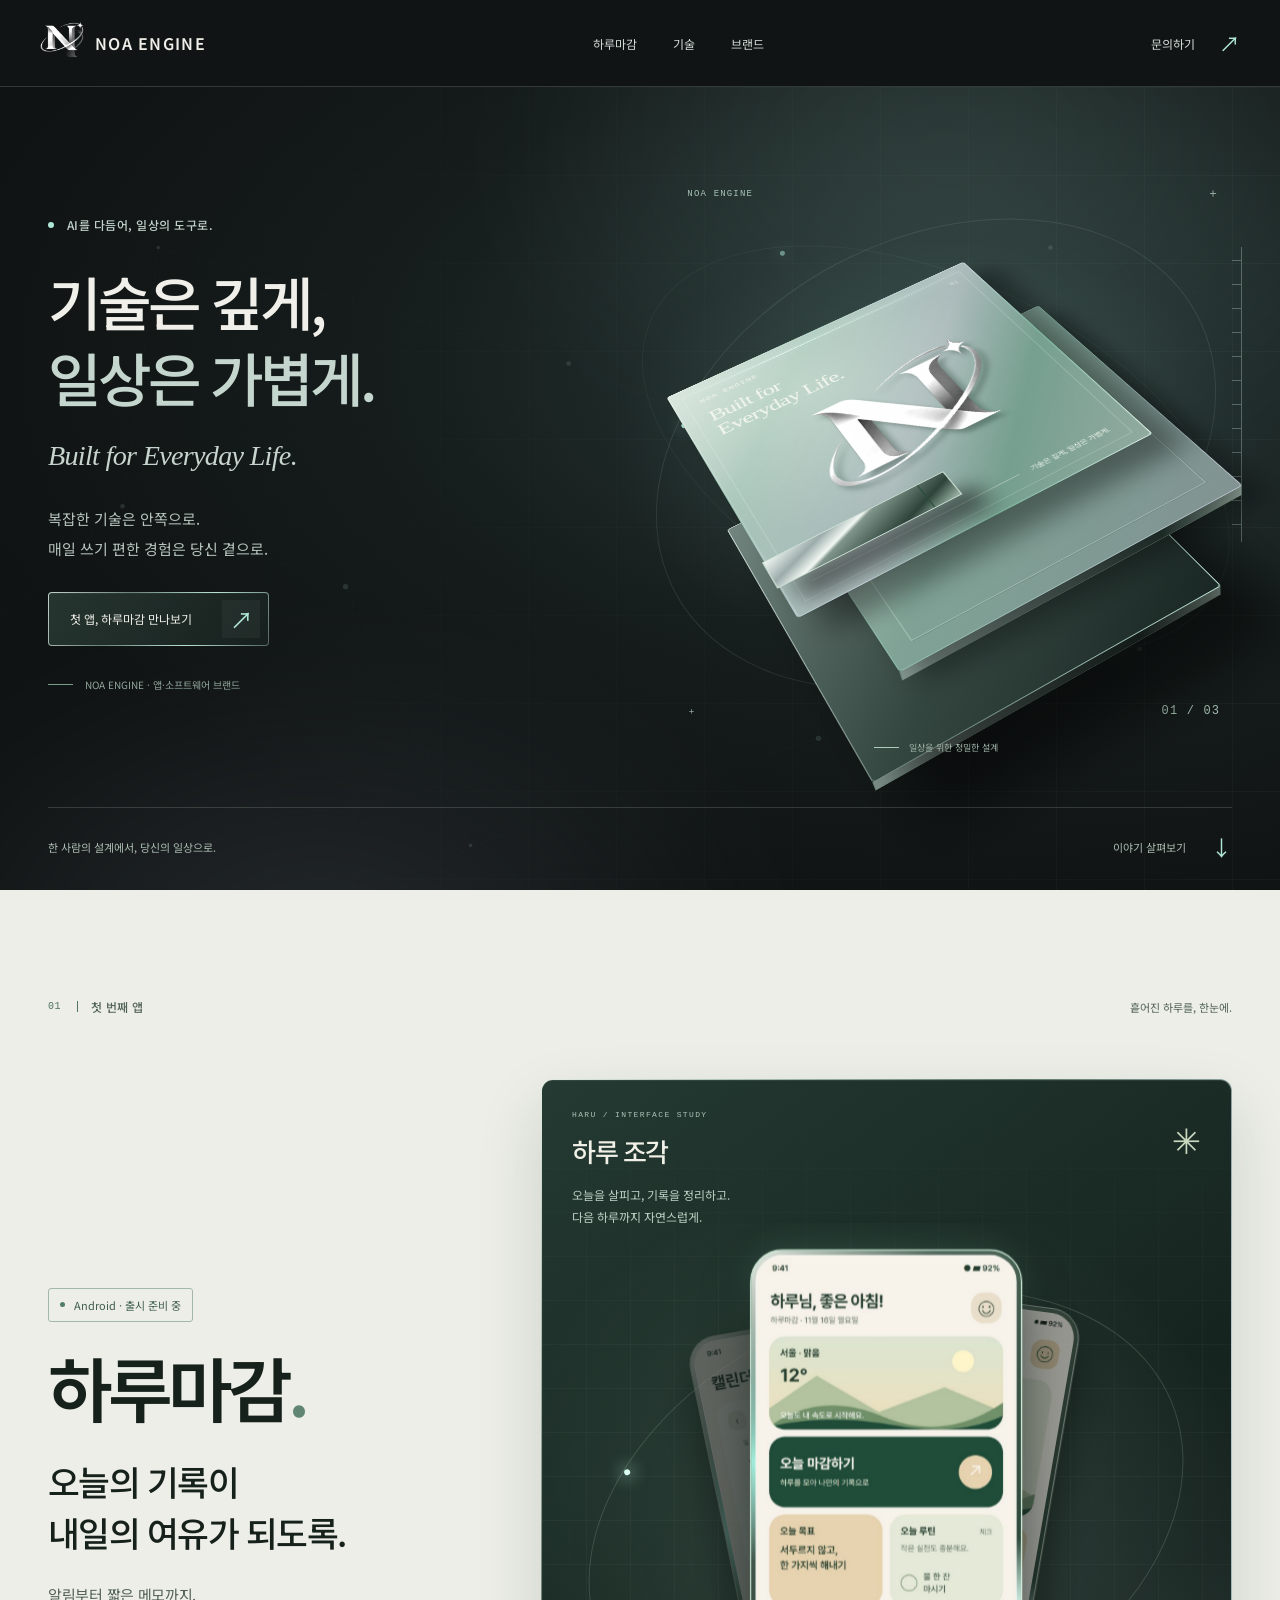
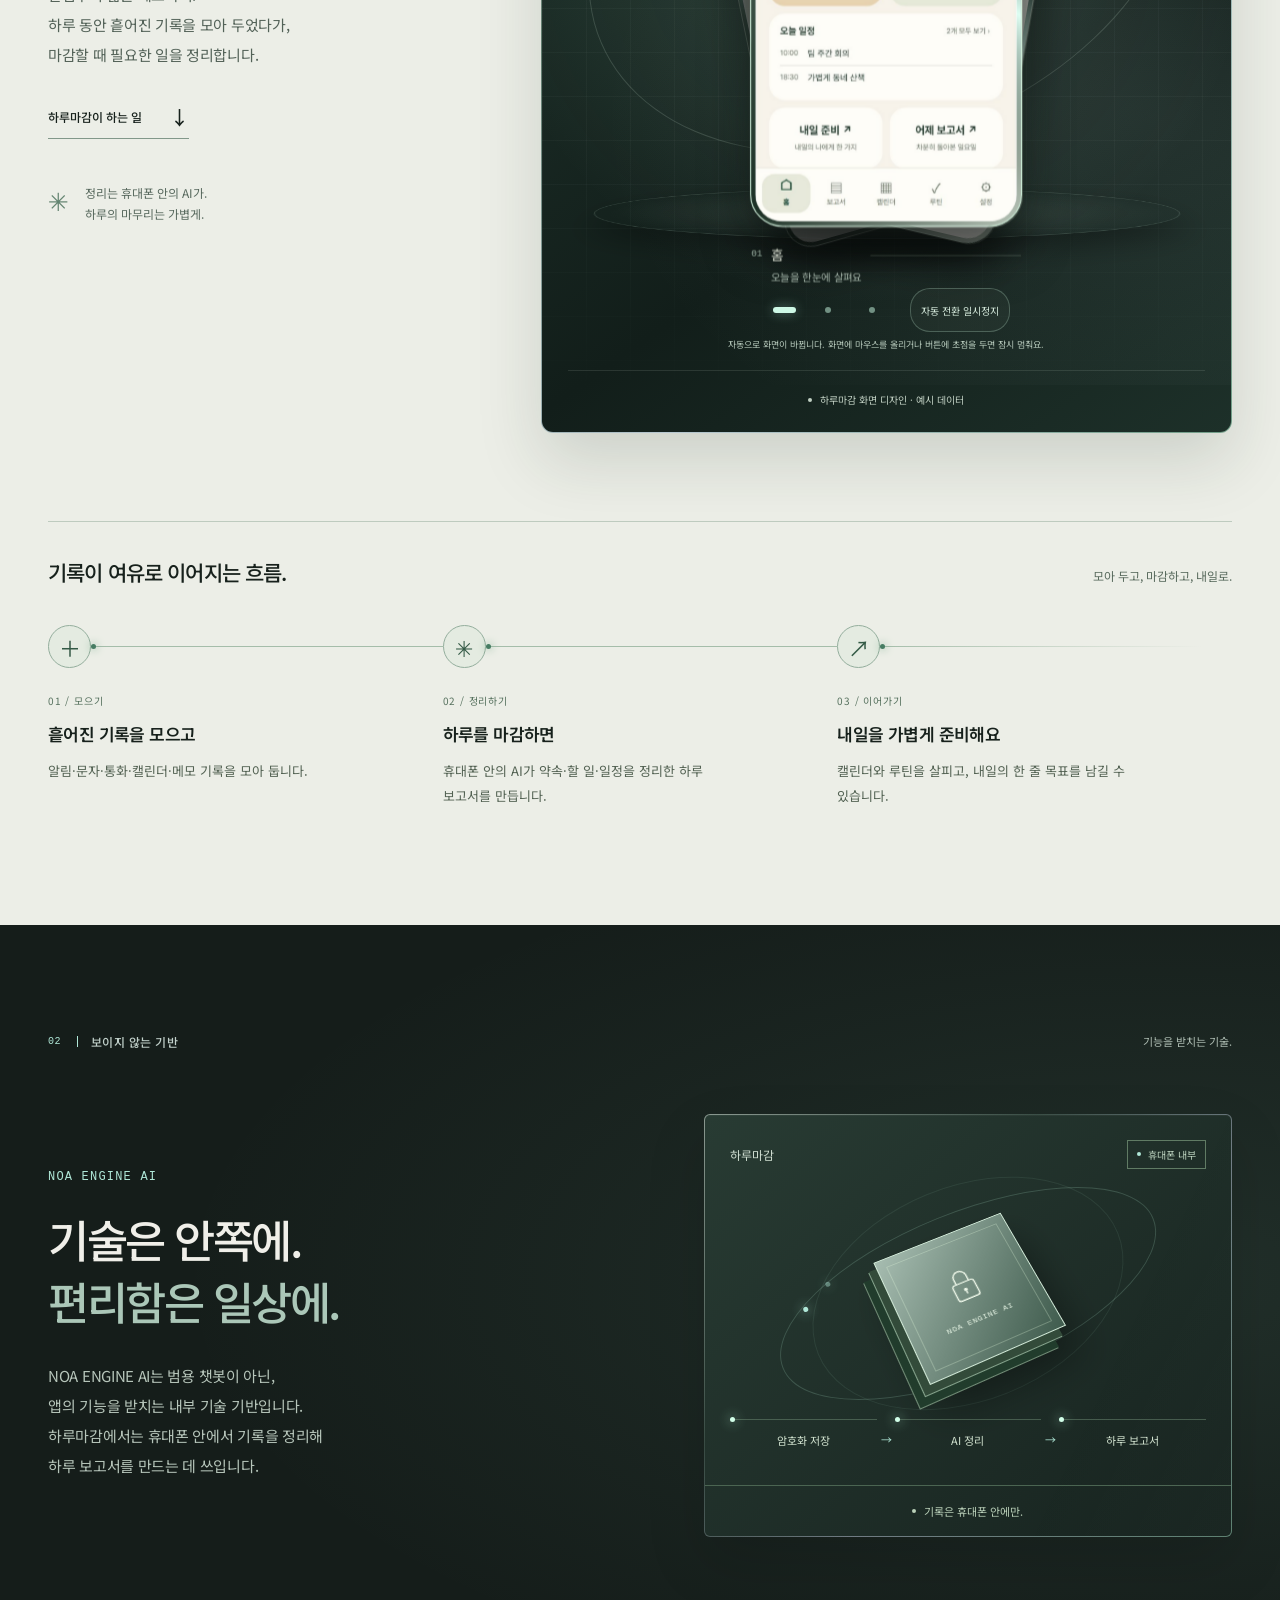
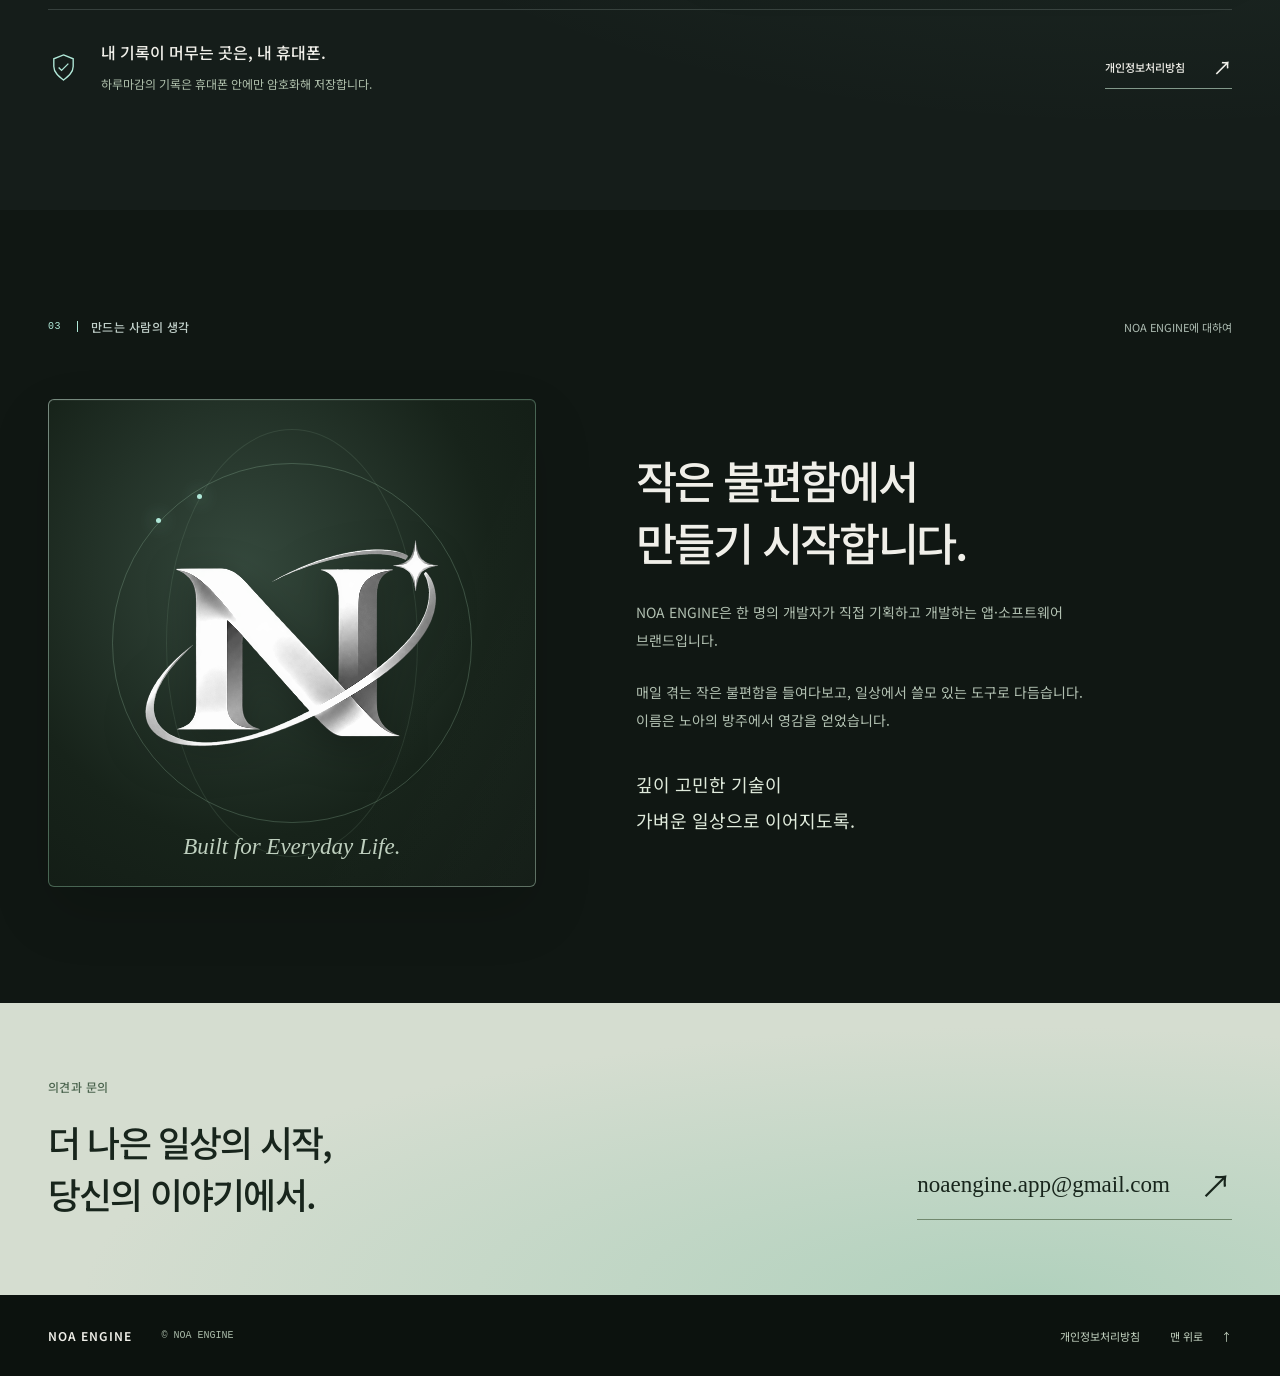
<file: index.html>
<!doctype html>
<html lang="ko">
<head>
  <meta charset="utf-8">
  <meta name="viewport" content="width=device-width, initial-scale=1">
  <meta name="google-site-verification" content="SjDsWeBM890c1Nyw2KzvBsazAwzGMPMWwA5pfyXHjJE" />
  <meta name="google-site-verification" content="1sRLtbHGFo7kNbA8APGg2zzlIh38Q06wsUePaYEYe80" />
  <meta name="google-site-verification" content="-Qw6rzZ0KxPlqR4TyrRL1Y7cE03BPxwsfACUO1LlX2g" />
  <meta name="naver-site-verification" content="ac9e51b49d8496aecd9ed5d0da78b15591a55476" />
  <meta name="theme-color" content="#111413">
  <meta name="description" content="NOA ENGINE(노아엔진)은 1인 개발자가 직접 기획하고 개발하는 앱 브랜드입니다. 첫 앱 '하루마감'은 휴대폰 안 AI가 통화·약속·할 일을 정리해 하루 보고서를 만들어 주는 앱으로, 출시 준비 중입니다.">
  <title>NOA ENGINE(노아엔진) — 하루마감 앱을 만드는 1인 개발 브랜드</title>
  <link rel="canonical" href="https://noaengineapp.github.io/">
  <meta property="og:type" content="website">
  <meta property="og:title" content="NOA ENGINE(노아엔진) — 하루마감 앱을 만드는 1인 개발 브랜드">
  <meta property="og:description" content="NOA ENGINE(노아엔진)은 1인 개발자가 직접 기획하고 개발하는 앱 브랜드입니다. 첫 앱 '하루마감'은 휴대폰 안 AI가 통화·약속·할 일을 정리해 하루 보고서를 만들어 주는 앱으로, 출시 준비 중입니다.">
  <meta property="og:url" content="https://noaengineapp.github.io/">
  <meta property="og:image" content="https://noaengineapp.github.io/assets/og-banner.jpg">
  <meta property="og:image:width" content="1200">
  <meta property="og:image:height" content="675">
  <meta property="og:locale" content="ko_KR">
  <meta name="twitter:card" content="summary_large_image">
  <meta name="twitter:title" content="NOA ENGINE(노아엔진) — 하루마감 앱을 만드는 1인 개발 브랜드">
  <meta name="twitter:description" content="NOA ENGINE(노아엔진)은 1인 개발자가 직접 기획하고 개발하는 앱 브랜드입니다. 첫 앱 '하루마감'은 휴대폰 안 AI가 통화·약속·할 일을 정리해 하루 보고서를 만들어 주는 앱으로, 출시 준비 중입니다.">
  <meta name="twitter:image" content="https://noaengineapp.github.io/assets/og-banner.jpg">
  <link rel="icon" type="image/png" sizes="64x64" href="assets/icon-64.png">
  <link rel="apple-touch-icon" sizes="180x180" href="assets/icon-180.png">
  <link rel="preconnect" href="https://fonts.googleapis.com">
  <link rel="preconnect" href="https://fonts.gstatic.com" crossorigin>
  <link href="https://fonts.googleapis.com/css2?family=Noto+Sans+KR:wght@400;500;600;700&display=swap" rel="stylesheet">
  <link rel="stylesheet" href="style.css">
  <script type="application/ld+json">
  {
    "@context": "https://schema.org",
    "@type": "Organization",
    "name": "NOA ENGINE",
    "alternateName": ["노아엔진", "노아 엔진", "NOAENGINE"],
    "url": "https://noaengineapp.github.io/",
    "email": "noaengine.app@gmail.com",
    "slogan": "Built for Everyday Life."
  }
  </script>
  <script src="main.js" defer></script>
</head>
<body>
  <a class="skip-link" href="#main">본문으로 바로가기</a>
  <header class="site-header">
    <div class="header-inner">
      <a class="wordmark" href="#home" aria-label="NOA ENGINE 처음으로">
        <span class="brand-mark"><img src="assets/logo-mark-600.png" width="44" height="44" alt=""></span>
        <span>NOA ENGINE</span>
      </a>
      <nav class="desktop-nav" aria-label="주요 메뉴">
        <a href="#haru">하루마감</a>
        <a href="#technology">기술</a>
        <a href="#about">브랜드</a>
      </nav>
      <a class="header-contact" href="mailto:noaengine.app@gmail.com">문의하기 <span aria-hidden="true">↗</span></a>
      <details class="mobile-menu">
        <summary>메뉴 <span class="hamburger" aria-hidden="true"><i></i><i></i></span></summary>
        <nav aria-label="모바일 주요 메뉴">
          <a href="#haru">하루마감 <span aria-hidden="true">↗</span></a>
          <a href="#technology">기술 <span aria-hidden="true">↗</span></a>
          <a href="#about">브랜드 <span aria-hidden="true">↗</span></a>
          <a href="mailto:noaengine.app@gmail.com">문의하기 <span aria-hidden="true">↗</span></a>
        </nav>
      </details>
    </div>
  </header>

  <main id="main">
    <section class="hero" id="home" aria-labelledby="hero-title">
      <div class="hero-atmosphere" aria-hidden="true">
        <div class="aurora aurora-one"></div>
        <div class="aurora aurora-two"></div>
        <div class="hero-grid"></div>
        <svg class="network-fallback" viewBox="0 0 1440 900" preserveAspectRatio="xMidYMid slice">
          <g class="network-layer">
            <path d="M-100 690 140 470 390 560 640 310 920 430 1180 180 1540 290M140 470 180 180 640 310 780 40M390 560 530 850 920 730 920 430 1280 630 1540 290M920 730 1280 630 1510 890"/>
            <g>
              <circle cx="140" cy="470" r="2.5"/><circle cx="390" cy="560" r="3"/>
              <circle cx="640" cy="310" r="2.5"/><circle cx="920" cy="430" r="3"/>
              <circle cx="1180" cy="180" r="2.5"/><circle cx="180" cy="180" r="2"/>
              <circle cx="530" cy="850" r="2"/><circle cx="920" cy="730" r="3"/>
              <circle cx="1280" cy="630" r="2.5"/>
            </g>
          </g>
        </svg>
        <canvas id="network-canvas"></canvas>
      </div>

      <div class="hero-stage container">
        <div class="hero-copy">
          <p class="eyebrow"><span class="signal" aria-hidden="true"></span>AI를 다듬어, 일상의 도구로.</p>
          <h1 id="hero-title" aria-label="기술은 깊게, 일상은 가볍게.">
            <span class="title-line" aria-hidden="true"><span style="--i:0">기</span><span style="--i:1">술</span><span style="--i:2">은</span> <span style="--i:3">깊</span><span style="--i:4">게</span><span style="--i:5">,</span></span>
            <span class="title-line title-silver" aria-hidden="true"><span style="--i:6">일</span><span style="--i:7">상</span><span style="--i:8">은</span> <span style="--i:9">가</span><span style="--i:10">볍</span><span style="--i:11">게</span><span style="--i:12">.</span></span>
          </h1>
          <p class="hero-english" lang="en">Built for Everyday Life.</p>
          <p class="hero-description">복잡한 기술은 안쪽으로.<br>매일 쓰기 편한 경험은 당신 곁으로.</p>
          <a class="button-link" href="#haru">첫 앱, 하루마감 만나보기 <span aria-hidden="true">↗</span></a>
          <p class="hero-caption"><span aria-hidden="true"></span>NOA ENGINE · 앱·소프트웨어 브랜드</p>
        </div>

        <div class="hero-art" role="img" aria-label="은빛과 민트빛이 흐르는 유리 금속 판 위에 떠 있는 NOA ENGINE 로고">
          <div class="art-halo" aria-hidden="true"></div>
          <div class="art-orbit" aria-hidden="true"></div>
          <div class="art-orbit orbit-two" aria-hidden="true"></div>
          <div class="hud hud-top" aria-hidden="true"><span>NOA ENGINE</span><span>＋</span></div>
          <div class="hud hud-bottom" aria-hidden="true"><span>＋</span><span>01 / 03</span></div>
          <div class="art-ruler" aria-hidden="true"></div>
          <div class="art-camera">
            <div class="scene-tilt">
              <div class="assembly">
                <div class="plate plate-base">
                  <span class="plate-index">03</span>
                  <span class="base-rule"></span>
                </div>
                <div class="plate plate-middle">
                  <span class="plate-index">02</span>
                  <span class="middle-frame"></span>
                </div>
                <div class="plate plate-top">
                  <span class="plate-hairline"></span>
                  <div class="plate-label">
                    <span>NOA ENGINE</span>
                    <strong lang="en">Built for<br>Everyday Life.</strong>
                  </div>
                  <div class="logo-metal">
                    <img src="assets/logo-mark-600.png" width="300" height="300" alt="" fetchpriority="high">
                    <span class="logo-sheen"></span>
                  </div>
                  <span class="plate-scan"></span>
                  <div class="plate-signature"><span></span>기술은 깊게, 일상은 가볍게.</div>
                  <span class="plate-index">01</span>
                </div>
                <div class="metal-bar"><span></span></div>
              </div>
            </div>
          </div>
          <p class="art-caption" aria-hidden="true"><span></span>일상을 위한 정밀한 설계</p>
        </div>
      </div>

      <div class="hero-bottom container">
        <p>한 사람의 설계에서, 당신의 일상으로.</p>
        <a href="#haru">이야기 살펴보기 <span class="scroll-arrow" aria-hidden="true">↓</span></a>
      </div>
    </section>

    <section class="product section-space" id="haru" aria-labelledby="haru-title">
      <div class="container">
        <div class="section-heading" data-reveal>
          <p class="eyebrow"><span class="section-number">01</span>첫 번째 앱</p>
          <p class="section-aside">흩어진 하루를, 한눈에.</p>
        </div>
        <div class="product-grid">
          <div class="product-copy" data-reveal>
            <p class="status"><span aria-hidden="true"></span>Android · 출시 준비 중</p>
            <h2 id="haru-title">하루마감<span class="heading-dot" aria-hidden="true">.</span></h2>
            <p class="product-lead">오늘의 기록이<br>내일의 여유가 되도록.</p>
            <p class="body-copy">알림부터 짧은 메모까지.<br>하루 동안 흩어진 기록을 모아 두었다가,<br>마감할 때 필요한 일을 정리합니다.</p>
            <a class="text-link" href="#how-it-works">하루마감이 하는 일 <span aria-hidden="true">↓</span></a>
            <div class="product-footnote"><span aria-hidden="true">✳</span><p>정리는 휴대폰 안의 AI가.<br>하루의 마무리는 가볍게.</p></div>
          </div>

          <figure class="haru-showcase" aria-labelledby="haru-showcase-title" aria-describedby="haru-showcase-caption">
            <div class="haru-showcase-grid" aria-hidden="true"></div>
            <div class="haru-showcase-glow" aria-hidden="true"></div>
            <div class="haru-showcase-heading">
              <div>
                <p class="haru-design-index">HARU / INTERFACE STUDY</p>
                <h3 id="haru-showcase-title">하루 조각</h3>
              </div>
              <span class="haru-design-mark" aria-hidden="true">✳</span>
            </div>
            <p class="haru-showcase-intro">오늘을 살피고, 기록을 정리하고.<br>다음 하루까지 자연스럽게.</p>

            <div class="haru-stage" id="haru-gallery" role="region" aria-label="하루마감 홈, 보고서, 캘린더 예시 화면">
              <div class="haru-stage-orbit" aria-hidden="true"><span></span></div>
              <div class="haru-stage-floor" aria-hidden="true"></div>

              <div class="haru-screen" id="haru-screen-home">
                <div class="haru-screen-float">
                  <div class="haru-device">
                    <img src="assets/haru-home.jpg" width="720" height="1560" alt="하루마감 홈 디자인. 인사, 날씨 풍경 카드, 오늘 마감하기, 목표와 루틴, 오늘 일정이 있는 예시 화면." loading="lazy" decoding="async">
                    <span class="haru-screen-reflection" aria-hidden="true"></span>
                    <span class="haru-screen-scan" aria-hidden="true"></span>
                  </div>
                  <div class="haru-screen-label">
                    <span class="haru-label-index">01</span>
                    <div><h4>홈</h4><p>오늘을 한눈에 살펴요</p></div>
                    <span class="haru-label-line" aria-hidden="true"></span>
                  </div>
                </div>
              </div>

              <div class="haru-screen" id="haru-screen-report">
                <div class="haru-screen-float">
                  <div class="haru-device">
                    <img src="assets/haru-report.jpg" width="720" height="1560" alt="하루마감 보고서 디자인. 마감한 하루의 풍경 카드와 한 줄 요약, 챙길 일 3개, 약속 2개가 있는 예시 화면." loading="lazy" decoding="async">
                    <span class="haru-screen-reflection" aria-hidden="true"></span>
                    <span class="haru-screen-scan" aria-hidden="true"></span>
                  </div>
                  <div class="haru-screen-label">
                    <span class="haru-label-index">02</span>
                    <div><h4>보고서</h4><p>흩어진 기록을 차분히 정리해요</p></div>
                    <span class="haru-label-line" aria-hidden="true"></span>
                  </div>
                </div>
              </div>

              <div class="haru-screen" id="haru-screen-calendar">
                <div class="haru-screen-float">
                  <div class="haru-device">
                    <img src="assets/haru-calendar.jpg" width="720" height="1560" alt="하루마감 캘린더 디자인. 월 달력, 선택한 날짜의 일정 타일, 일정 추가 버튼이 있는 예시 화면." loading="lazy" decoding="async">
                    <span class="haru-screen-reflection" aria-hidden="true"></span>
                    <span class="haru-screen-scan" aria-hidden="true"></span>
                  </div>
                  <div class="haru-screen-label">
                    <span class="haru-label-index">03</span>
                    <div><h4>캘린더</h4><p>다음 하루를 가볍게 준비해요</p></div>
                    <span class="haru-label-line" aria-hidden="true"></span>
                  </div>
                </div>
              </div>
            </div>

            <div class="haru-controls" hidden>
              <div class="haru-dots" role="group" aria-label="예시 화면 선택">
                <button type="button" class="haru-dot" aria-label="01 홈 보기" aria-controls="haru-screen-home" aria-pressed="true"><span></span></button>
                <button type="button" class="haru-dot" aria-label="02 보고서 보기" aria-controls="haru-screen-report" aria-pressed="false"><span></span></button>
                <button type="button" class="haru-dot" aria-label="03 캘린더 보기" aria-controls="haru-screen-calendar" aria-pressed="false"><span></span></button>
              </div>
              <button class="haru-play" type="button" aria-controls="haru-gallery" aria-pressed="false">자동 전환 일시정지</button>
            </div>
            <p class="haru-gallery-help" hidden>자동으로 화면이 바뀝니다. 화면에 마우스를 올리거나 버튼에 초점을 두면 잠시 멈춰요.</p>
            <p class="haru-sr-only haru-announcement" aria-live="polite" aria-atomic="true"></p>
            <figcaption id="haru-showcase-caption">
              <span class="caption-dot" aria-hidden="true"></span>
              <span>하루마감 화면 디자인 · 예시 데이터</span>
            </figcaption>
          </figure>
        </div>

        <div class="workflow" id="how-it-works" data-reveal>
          <div class="workflow-title"><h3>기록이 여유로 이어지는 흐름.</h3><p>모아 두고, 마감하고, 내일로.</p></div>
          <ol class="steps">
            <li>
              <div class="flow-track" aria-hidden="true"><span class="flow-node">＋</span><span class="flow-wire"></span></div>
              <p class="step-kicker">01 / 모으기</p>
              <h4>흩어진 기록을 모으고</h4>
              <p>알림·문자·통화·캘린더·메모 기록을 모아 둡니다.</p>
            </li>
            <li>
              <div class="flow-track" aria-hidden="true"><span class="flow-node">✳</span><span class="flow-wire"></span></div>
              <p class="step-kicker">02 / 정리하기</p>
              <h4>하루를 마감하면</h4>
              <p>휴대폰 안의 AI가 약속·할 일·일정을 정리한 하루 보고서를 만듭니다.</p>
            </li>
            <li>
              <div class="flow-track" aria-hidden="true"><span class="flow-node">↗</span><span class="flow-wire"></span></div>
              <p class="step-kicker">03 / 이어가기</p>
              <h4>내일을 가볍게 준비해요</h4>
              <p>캘린더와 루틴을 살피고, 내일의 한 줄 목표를 남길 수 있습니다.</p>
            </li>
          </ol>
        </div>
      </div>
    </section>

    <section class="technology section-space" id="technology" aria-labelledby="technology-title">
      <div class="section-glow" aria-hidden="true"></div>
      <div class="container">
        <div class="section-heading" data-reveal>
          <p class="eyebrow"><span class="section-number">02</span>보이지 않는 기반</p>
          <p class="section-aside">기능을 받치는 기술.</p>
        </div>
        <div class="technology-grid">
          <div class="technology-copy" data-reveal>
            <p class="technology-name">NOA ENGINE AI</p>
            <h2 id="technology-title">기술은 안쪽에.<br><span>편리함은 일상에.</span></h2>
            <p class="body-copy">NOA ENGINE AI는 범용 챗봇이 아닌,<br>앱의 기능을 받치는 내부 기술 기반입니다.<br>하루마감에서는 휴대폰 안에서 기록을 정리해<br>하루 보고서를 만드는 데 쓰입니다.</p>
          </div>
          <div class="local-diagram glass-card" data-reveal data-card>
            <div class="diagram-topline"><span>하루마감</span><span class="diagram-tag"><i aria-hidden="true"></i>휴대폰 내부</span></div>
            <div class="core-scene" aria-hidden="true">
              <div class="core-orbit"></div>
              <div class="core-orbit core-orbit-two"></div>
              <div class="core-chip">
                <span class="chip-frame"></span>
                <svg viewBox="0 0 48 48" fill="none"><rect x="12" y="21" width="24" height="20" rx="3" stroke="currentColor" stroke-width="1.5"/><path d="M17 21v-7a7 7 0 0 1 14 0v7" stroke="currentColor" stroke-width="1.5"/><circle cx="24" cy="30" r="2" fill="currentColor"/><path d="M24 32v3" stroke="currentColor" stroke-width="1.5"/></svg>
                <span>NOA ENGINE AI</span>
              </div>
            </div>
            <ol class="diagram-flow" aria-label="휴대폰 내부 처리 순서">
              <li>암호화 저장</li><li>AI 정리</li><li>하루 보고서</li>
            </ol>
            <p class="diagram-bottomline"><span class="caption-dot" aria-hidden="true"></span>기록은 휴대폰 안에만.</p>
          </div>
        </div>
        <div class="privacy-statement" data-reveal>
          <svg viewBox="0 0 32 32" fill="none" aria-hidden="true"><path d="m16 3 10 4v8c0 6-5 10-10 14C11 25 6 21 6 15V7l10-4Z" stroke="currentColor" stroke-width="1.4"/><path d="m11 16 3 3 7-7" stroke="currentColor" stroke-width="1.4"/></svg>
          <div><h3>내 기록이 머무는 곳은, 내 휴대폰.</h3><p>하루마감의 기록은 휴대폰 안에만 암호화해 저장합니다.</p></div>
          <a class="text-link" href="privacy.html">개인정보처리방침 <span aria-hidden="true">↗</span></a>
        </div>
      </div>
    </section>

    <section class="about section-space" id="about" aria-labelledby="about-title">
      <div class="container">
        <div class="section-heading" data-reveal>
          <p class="eyebrow"><span class="section-number">03</span>만드는 사람의 생각</p>
          <p class="section-aside">NOA ENGINE에 대하여</p>
        </div>
        <div class="about-grid">
          <div class="about-symbol glass-card" data-reveal data-card aria-hidden="true">
            <div class="symbol-orbit"></div>
            <div class="symbol-orbit symbol-orbit-two"></div>
            <div class="about-logo"><img src="assets/logo-mark-600.png" alt="" width="240" height="240" loading="lazy" decoding="async"><span class="logo-sheen"></span></div>
            <span class="symbol-label" lang="en">Built for Everyday Life.</span>
          </div>
          <div class="about-copy" data-reveal>
            <h2 id="about-title">작은 불편함에서<br>만들기 시작합니다.</h2>
            <p>NOA ENGINE은 한 명의 개발자가 직접 기획하고 개발하는 앱·소프트웨어 브랜드입니다.</p>
            <p>매일 겪는 작은 불편함을 들여다보고, 일상에서 쓸모 있는 도구로 다듬습니다. 이름은 노아의 방주에서 영감을 얻었습니다.</p>
            <p class="about-closing">깊이 고민한 기술이<br>가벼운 일상으로 이어지도록.</p>
          </div>
        </div>
      </div>
    </section>

    <section class="contact" aria-labelledby="contact-title">
      <div class="container contact-inner" data-reveal>
        <div><p class="eyebrow">의견과 문의</p><h2 id="contact-title">더 나은 일상의 시작,<br>당신의 이야기에서.</h2></div>
        <a class="contact-link" href="mailto:noaengine.app@gmail.com"><span>noaengine.app@gmail.com</span><span class="contact-arrow" aria-hidden="true">↗</span></a>
      </div>
    </section>
  </main>

  <footer class="site-footer">
    <div class="container footer-inner">
      <a class="wordmark footer-wordmark" href="#home" aria-label="NOA ENGINE 처음으로">NOA ENGINE</a>
      <p>© NOA ENGINE</p>
      <a class="privacy-link" href="privacy.html">개인정보처리방침</a>
      <a class="back-top" href="#home">맨 위로 <span aria-hidden="true">↑</span></a>
    </div>
  </footer>
</body>
</html>
</file>
<file: style.css>
:root{color-scheme:dark;--ink:#101313;--ivory:#f0efe9;--silver:#d4ddda;--muted:#a9b8b3;--mint:#b0e8d8;--line:rgb(219 237 230 / 17%);--font:"Noto Sans KR","Apple SD Gothic Neo","Malgun Gothic",system-ui,sans-serif;--display:"Iowan Old Style","Palatino Linotype","Book Antiqua",Georgia,serif;--mono:"SFMono-Regular",Consolas,monospace}
*{box-sizing:border-box}
html{scroll-behavior:smooth;scroll-padding-top:28px}
body{margin:0;background:var(--ink);color:var(--ivory);font-family:var(--font);-webkit-font-smoothing:antialiased;word-break:keep-all;overflow-wrap:break-word}
a{color:inherit;text-decoration:none}
a,summary{-webkit-tap-highlight-color:transparent}
img{display:block;max-width:100%;height:auto}
svg{display:block}
h1,h2,h3,h4,p,figure{margin:0}
a:focus-visible,summary:focus-visible{outline:2px solid var(--mint);outline-offset:6px}
::selection{background:var(--mint);color:var(--ink)}
.container{width:min(1240px,calc(100% - 96px));margin-inline:auto}
.section-space{padding-block:108px 116px}
.skip-link{position:fixed;top:12px;left:20px;z-index:100;padding:14px 20px;background:var(--ivory);color:var(--ink);transform:translateY(-180%)}
.skip-link:focus{transform:translateY(0)}
.site-header{position:relative;z-index:20;background:#101414;border-bottom:1px solid var(--line)}
.header-inner{position:relative;width:min(1440px,calc(100% - 80px));min-height:86px;margin:auto;display:flex;align-items:center;justify-content:space-between;gap:28px}
.wordmark{display:inline-flex;align-items:center;gap:11px;font:600 16px var(--font);letter-spacing:.08em;white-space:nowrap}
.brand-mark{position:relative;width:44px;height:44px}
.brand-mark img{width:100%;filter:grayscale(1) brightness(1.4)}
.brand-mark::after{content:"";position:absolute;inset:0;background:linear-gradient(110deg,transparent 25%,#fff 48%,transparent 70%);background-size:300% 100%;-webkit-mask:url("assets/logo-mark-600.png") center / contain no-repeat;mask:url("assets/logo-mark-600.png") center / contain no-repeat;animation:sheen 5s ease-in-out infinite}
.desktop-nav{display:flex;gap:36px}
.desktop-nav a,.header-contact{font-size:12px;color:#d4ddd8}
.desktop-nav a{position:relative;padding-block:20px}
.desktop-nav a::after{content:"";position:absolute;height:1px;background:var(--mint);left:0;right:0;bottom:10px;transform:scaleX(0);transform-origin:left;transition:transform .25s}
.desktop-nav a:hover::after{transform:scaleX(1)}
.header-contact{display:flex;gap:24px;align-items:center}
.header-contact span{font-size:21px;color:var(--mint)}
.mobile-menu{display:none}
.hero{position:relative;isolation:isolate;overflow:hidden;background:radial-gradient(ellipse at 76% 34%,#293a38,#151c1b 44%,#101313 75%)}
.hero-atmosphere{position:absolute;inset:0;z-index:-1;overflow:hidden;pointer-events:none}
.aurora{position:absolute;width:80%;height:90%;border-radius:50%;filter:blur(55px);opacity:.36;animation:aurora-drift 13s ease-in-out infinite}
.aurora-one{top:-37%;right:-14%;background:radial-gradient(ellipse,#a9dcd066,transparent 65%)}
.aurora-two{bottom:-54%;left:-15%;background:radial-gradient(ellipse,#9aadc766,transparent 65%);animation-delay:-6s}
.hero-grid{position:absolute;inset:0;background-image:linear-gradient(#c5e6dc09 1px,transparent 1px),linear-gradient(90deg,#c5e6dc09 1px,transparent 1px);background-size:88px 88px;mask-image:linear-gradient(90deg,transparent,#000)}
.network-fallback,#network-canvas{position:absolute;inset:0;width:100%;height:100%}
.network-fallback{opacity:.5;transition:opacity .5s}
.network-layer{animation:network-drift 17s ease-in-out infinite alternate;transform-origin:center}
.network-layer path{fill:none;stroke:#b5e2d6;stroke-width:.65;opacity:.28;stroke-dasharray:9 7;animation:network-current 8s linear infinite}
.network-layer circle{fill:#c8f3e5;animation:particle-pulse 3s ease-in-out infinite alternate}
.network-layer circle:nth-child(even){animation-delay:-1.5s}
#network-canvas{opacity:.75}
.hero.network-ready .network-fallback{opacity:.12}
.hero-stage{display:grid;grid-template-columns:1fr 1fr;min-height:720px;align-items:center}
.hero-copy{position:relative;z-index:3;padding-block:80px 66px}
.eyebrow{display:flex;align-items:center;gap:13px;font-size:12px;font-weight:500;letter-spacing:.04em;color:#c1d0ca}
.signal{width:6px;height:6px;background:var(--mint);border-radius:50%;flex-shrink:0;animation:signal-pulse 2.8s ease-in-out infinite}
.hero h1{margin-top:30px;font-size:clamp(44px,4.55vw,68px);line-height:1.3;font-weight:500;letter-spacing:-.07em}
.title-line{display:block;white-space:nowrap}
.title-line>span{display:inline-block;animation:character-enter .95s cubic-bezier(.16,1,.3,1) both,character-glow 7s ease-in-out infinite;animation-delay:calc(var(--i)*65ms),calc(2.4s + var(--i)*85ms)}
.title-silver{color:#c5d6cf}
.hero-english{margin-top:23px;font:italic clamp(23px,2.2vw,31px)/1.3 var(--display);color:#c7d4ce;letter-spacing:-.025em;animation:copy-enter 1.2s .55s both}
.hero-description{margin-top:30px;font-size:15px;line-height:1.95;color:#b6c3bd;animation:copy-enter 1.2s .7s both}
.button-link{position:relative;display:inline-flex;align-items:center;gap:30px;min-height:54px;margin-top:29px;padding:6px 8px 6px 21px;border:1px solid transparent;border-radius:4px;background:linear-gradient(120deg,#263530,#17201e) padding-box,linear-gradient(120deg,#c3d1cc,#6b8379,#b6e3d5,#546660) border-box;font-size:12px;box-shadow:inset 0 1px #ffffff0a;transition:box-shadow .3s,transform .3s}
.button-link:hover{transform:translateY(-3px);box-shadow:0 12px 30px #0003,0 0 28px #b0e8d81a}
.button-link>span{display:grid;place-items:center;width:38px;height:38px;background:#d9f7e90b;color:var(--mint);font-size:23px}
.hero-caption{display:flex;gap:12px;align-items:center;margin-top:31px;font-size:10px;color:#91a69b}
.hero-caption>span{width:25px;height:1px;background:#7b9c8b}
.hero-art{position:relative;width:100%;height:650px;min-width:0;pointer-events:none}
.art-halo{position:absolute;inset:15% -10%;border-radius:50%;background:radial-gradient(ellipse,#a2d8c722,transparent 65%);animation:halo-breathe 6s ease-in-out infinite}
.art-camera{position:absolute;inset:0;perspective:1200px}
.scene-tilt{position:absolute;inset:0;transform-style:preserve-3d;transform:rotateX(var(--tilt-x,0deg)) rotateY(var(--tilt-y,0deg))}
.assembly{position:absolute;width:370px;height:370px;left:calc(50% - 185px);top:145px;transform-style:preserve-3d;transform:rotateX(47deg) rotateY(-10deg) rotateZ(-28deg);animation:assembly-float 9s ease-in-out infinite}
.plate{position:absolute;inset:0;border:1px solid transparent;border-radius:4px;transform-style:preserve-3d}
.plate::after{content:"";position:absolute;top:100%;left:-1px;right:-1px;height:12px;transform-origin:top;transform:rotateX(-90deg);background:linear-gradient(90deg,#889b95,#283a34 75%,#a5bcb1);border:1px solid #728a7f}
.plate-base{transform:translate3d(-25px,60px,-85px);background:linear-gradient(138deg,#73867f,#344640 55%,#1a2724) padding-box,linear-gradient(125deg,#d4e2dc,#667e75,#c3eadb) border-box;box-shadow:25px 70px 55px #0008}
.plate-middle{transform:translate3d(38px,12px,-29px);background:linear-gradient(135deg,#d9e3ddc9,#789389a1 48%,#526c608a) padding-box,linear-gradient(140deg,#e8eee9,#8bbdab,#bbc1ce) border-box;box-shadow:12px 24px 30px #0005}
.middle-frame{position:absolute;inset:23px;border:1px solid #edfff34d;box-shadow:1px 1px #29483a33}
.plate-top{--lift:30px;transform:translate3d(-20px,-46px,var(--lift));background:linear-gradient(125deg,#e3eeea38,#7e9a9033 40%,#33594b55) padding-box,linear-gradient(130deg,#f3faf2,#95c2b2 25%,#d4d7e9 55%,#6eaf97 75%,#e5f5ed) border-box;box-shadow:20px 32px 30px #0006,inset 1px 1px #ffffff66,inset -1px -1px #b4e4cf55;animation:plate-lift 6s ease-in-out infinite}
.plate-top::before{content:"";position:absolute;inset:0;border-radius:inherit;background:radial-gradient(circle at var(--light-x,35%) var(--light-y,25%),#f4fff150,transparent 55%),linear-gradient(135deg,#c7d7ce8c,#728d8170);pointer-events:none}
.plate-hairline{position:absolute;inset:12px;border:1px solid #f3fff333}
.plate-label{position:absolute;left:27px;top:27px;color:#f3f6ed}
.plate-label>span{display:block;margin-bottom:12px;font:9px var(--mono);letter-spacing:.15em}
.plate-label strong{font:400 26px/1.05 var(--display);letter-spacing:-.035em}
.logo-metal{position:absolute;width:213px;height:213px;left:91px;top:108px}
.logo-metal img{width:100%;filter:grayscale(1) brightness(1.45) contrast(1.1) drop-shadow(4px 8px 3px #122a2155)}
.logo-sheen{position:absolute;inset:0;background:linear-gradient(110deg,transparent 34%,#fff 49%,#e1fff3 51%,transparent 66%);background-size:300% 100%;-webkit-mask:url("assets/logo-mark-600.png") center / contain no-repeat;mask:url("assets/logo-mark-600.png") center / contain no-repeat;mix-blend-mode:screen;animation:sheen 4.8s ease-in-out infinite}
.plate-scan{position:absolute;left:14px;right:14px;top:14px;height:1px;background:linear-gradient(90deg,transparent,#edfff7,#c3e7da,transparent);box-shadow:0 0 15px #dcfff4;animation:plate-scan 4.7s cubic-bezier(.4,0,.2,1) infinite}
.plate-scan::after{content:"";position:absolute;inset:-18px 0 1px;background:linear-gradient(transparent,#e7fff00d)}
.plate-signature{position:absolute;bottom:25px;left:27px;right:27px;display:flex;align-items:center;gap:12px;font-size:8px;color:#eff7ed}
.plate-signature>span{flex:1;height:1px;background:#edf5e96b}
.plate-index{position:absolute;right:22px;top:24px;font:9px var(--mono);color:#e4ede2b3}
.base-rule{position:absolute;left:22px;bottom:23px;width:100px;height:8px;background:repeating-linear-gradient(90deg,#c9e2d680 0 1px,transparent 1px 8px)}
.metal-bar{position:absolute;width:175px;height:35px;left:-28px;bottom:31px;transform:translateZ(90px);background:linear-gradient(155deg,#eff6f2,#9cacaa 23%,#f3f9f4 39%,#81968c 43%,#2e443a 78%,#9eb7a9);border:1px solid #cbded3;box-shadow:14px 28px 20px #0007}
.metal-bar::after{content:"";position:absolute;top:100%;left:-1px;right:-1px;height:18px;background:linear-gradient(100deg,#819b89,#273c31 70%);transform:rotateX(-90deg);transform-origin:top;border:1px solid #708d7c}
.metal-bar>span{position:absolute;right:25px;height:100%;width:1px;background:#294c38}
.art-orbit{position:absolute;left:0;top:18%;width:100%;height:66%;border:1px solid #c7e4d51c;border-radius:50%;transform:rotate(-28deg);animation:orbit-sway 12s ease-in-out infinite}
.art-orbit::after{content:"";position:absolute;top:16%;left:14%;width:5px;height:5px;background:var(--mint);border-radius:50%;box-shadow:0 0 16px var(--mint);animation:signal-pulse 3s infinite}
.orbit-two{left:-3%;top:24%;width:106%;height:53%;transform:rotate(25deg);animation-direction:reverse;animation-delay:-6s;opacity:.5}
.hud{position:absolute;left:8%;right:2%;display:flex;align-items:center;justify-content:space-between;font:9px var(--mono);letter-spacing:.13em;color:#a9c4b6}
.hud-top{top:63px}
.hud-bottom{bottom:54px}
.hud span:last-child{font-size:12px}
.art-ruler{position:absolute;right:-10px;top:125px;height:295px;width:10px;opacity:.35;border-right:1px solid #bfd7ce;background:repeating-linear-gradient(0deg,transparent 0 17px,#bfd7ce 17px 18px,transparent 18px 24px)}
.art-caption{position:absolute;bottom:18px;left:50%;transform:translateX(-50%);display:flex;align-items:center;gap:10px;font-size:9px;color:#a2b5aa;white-space:nowrap}
.art-caption span{width:25px;height:1px;background:#abcdbb}
.hero-bottom{position:relative;display:flex;align-items:center;justify-content:space-between;gap:24px;border-top:1px solid var(--line);padding-block:24px 28px;color:#abbcb1;font-size:11px}
.hero-bottom a{display:flex;align-items:center;gap:25px}
.scroll-arrow{color:var(--mint);font-size:21px;animation:arrow-drift 2s ease-in-out infinite}
.section-heading{display:flex;align-items:center;justify-content:space-between;gap:24px;margin-bottom:64px}
.section-number{font:10px var(--mono);color:var(--mint);padding-right:16px;border-right:1px solid currentColor}
.section-aside{font-size:11px;color:#aebdb3}
.product{color-scheme:light;background:#eceee7;color:#17211c}
.product .eyebrow,.product .section-aside{color:#536359}
.product .section-number{color:#507462}
.product-grid{display:grid;grid-template-columns:1fr 1fr;align-items:center;gap:72px;perspective:1200px}
.status{display:inline-flex;align-items:center;gap:9px;padding:8px 11px;border:1px solid #a4b8aa;border-radius:3px;font-size:11px;color:#405e4d}
.status>span{width:5px;height:5px;background:#527d65;border-radius:50%}
.product h2{margin-top:24px;font-size:clamp(56px,5.5vw,78px);line-height:1.15;font-weight:600;letter-spacing:-.07em}
.heading-dot{color:#608673}
.product-lead{margin-top:30px;font-size:clamp(28px,2.7vw,38px);line-height:1.45;font-weight:500;letter-spacing:-.05em}
.body-copy{font-size:15px;line-height:2;color:#b6c5ba;letter-spacing:-.02em}
.product .body-copy{margin-top:23px;color:#536258}
.text-link{display:inline-flex;align-items:center;gap:28px;min-height:44px;border-bottom:1px solid #82988a;font-size:12px;font-weight:500}
.text-link span{display:inline-block;font-size:19px;transition:transform .25s}
.text-link:hover span{transform:translate(3px,-3px)}
.product-copy .text-link{margin-top:25px}
.product-footnote{display:flex;align-items:flex-start;gap:16px;margin-top:43px}
.product-footnote>span{font-size:25px;color:#638471}
.product-footnote p{font-size:12px;line-height:1.8;color:#58695e}
.glass-card{position:relative;border:1px solid transparent;border-radius:6px;background:linear-gradient(140deg,#283b33,#17231f) padding-box,linear-gradient(135deg,#d5e6db99,#779b8c55 35%,#c6d2e680 60%,#95cdb48c) border-box;box-shadow:inset 0 1px #f0fff30a,0 25px 60px #0002}
.glass-card::after{content:"";position:absolute;inset:0;border-radius:inherit;pointer-events:none;background:linear-gradient(115deg,transparent 30%,#f2fff306 48%,#f2fff316 50%,transparent 68%);background-size:280% 100%;animation:glass-reflection 9s ease-in-out infinite}
.caption-dot{display:inline-block;width:4px;height:4px;background:currentColor;border-radius:50%;flex-shrink:0}

/* 하루마감: 기본은 세 화면 전체 표시, JS가 준비된 경우에만 카드 덱 활성화. */
#haru .haru-showcase{position:relative;min-width:0;isolation:isolate;overflow:hidden;color-scheme:dark;color:#f1f0e7;border:1px solid transparent;border-radius:12px;background:linear-gradient(145deg,#243a32,#121e1a 65%,#1d3029) padding-box,linear-gradient(130deg,#e2eee2,#607b6e 32%,#b8c8d0 62%,#719d87) border-box;box-shadow:inset 0 1px #ffffff12,0 28px 65px #18302326}
#haru .haru-showcase-grid{position:absolute;inset:0;z-index:-2;pointer-events:none;background-image:linear-gradient(#d9eee709 1px,transparent 1px),linear-gradient(90deg,#d9eee709 1px,transparent 1px);background-size:44px 44px;mask-image:linear-gradient(transparent,#000 25%,#000 70%,transparent)}
#haru .haru-showcase-glow{position:absolute;z-index:-1;inset:15% -15% 5%;pointer-events:none;background:radial-gradient(ellipse at 48% 42%,#b7e5ce26,transparent 58%),radial-gradient(ellipse at 80% 65%,#bccbd316,transparent 55%)}
#haru .haru-showcase-heading{display:flex;align-items:center;justify-content:space-between;gap:20px;padding:29px 30px 0}
#haru .haru-design-index{font:8px/1.6 var(--mono);letter-spacing:.17em;color:#abc3b7}
#haru .haru-showcase-heading h3{margin-top:10px;font-size:26px;font-weight:500;letter-spacing:-.055em}
#haru .haru-design-mark{font-size:35px;font-weight:400;color:#c9d7be}
#haru .haru-showcase-intro{position:relative;z-index:2;margin:15px 30px 0;font-size:12px;line-height:1.85;color:#bed0c4}
#haru .haru-stage{position:relative;display:grid;grid-template-columns:repeat(3,minmax(0,1fr));align-items:start;gap:14px;width:100%;padding:32px 22px 35px}
#haru .haru-stage-orbit,#haru .haru-stage-floor{display:none;pointer-events:none}
#haru .haru-screen{position:relative;min-width:0;width:100%}
#haru .haru-screen-float{position:relative}
#haru .haru-device{position:relative;padding:4px;border:1px solid #a8b9ad;border-radius:26px;background:linear-gradient(135deg,#e6ece3,#52695c 22%,#1c3025 67%,#bac7ba);box-shadow:1px 1px 0 #eff8e633,0 18px 30px #0006;isolation:isolate;overflow:hidden}
#haru .haru-device img{position:relative;z-index:1;width:100%;height:auto;aspect-ratio:720 / 1560;border-radius:21px;background:#f7f4eb}
#haru .haru-screen-reflection,#haru .haru-screen-scan{display:none;pointer-events:none}
#haru .haru-screen-label{display:flex;align-items:flex-start;gap:8px;margin:17px 1px 0;color:#e6eddf}
#haru .haru-label-index{margin-top:3px;font:9px/1.5 var(--mono);color:#b5cdbd}
#haru .haru-screen-label h4{font-size:13px;line-height:1.5;font-weight:500;letter-spacing:-.025em}
#haru .haru-screen-label p{margin-top:4px;font-size:10px;line-height:1.6;color:#b6c8bb}
#haru .haru-label-line{flex:1;min-width:8px;height:1px;background:#aec6b14d;margin-top:10px}
#haru [hidden]{display:none!important}
#haru .haru-sr-only{position:absolute;width:1px;height:1px;padding:0;margin:-1px;overflow:hidden;clip-path:inset(50%);white-space:nowrap;border:0}
#haru .haru-showcase figcaption{position:relative;display:flex;align-items:center;justify-content:center;gap:8px;margin:0 26px;padding:20px 0 23px;border-top:1px solid #d6e7d51f;color:#c1d0c3;font-size:10px;line-height:1.8;text-align:center}
#haru .haru-controls{display:flex;align-items:center;justify-content:center;gap:16px;padding:0 20px;position:relative;z-index:10}
#haru .haru-dots{display:flex;align-items:center}
#haru .haru-dot{display:grid;place-items:center;width:44px;height:44px;padding:0;border:0;background:transparent;cursor:pointer}
#haru .haru-dot span{width:6px;height:6px;border-radius:20px;background:#729183;transition:width .3s,background .3s,box-shadow .3s}
#haru .haru-dot[aria-pressed="true"] span{width:23px;background:#cef8e6;box-shadow:0 0 12px #b0e8d86b}
#haru .haru-play{min-height:44px;padding:8px 10px;border:1px solid #839f8f70;border-radius:20px;color:#d4e8da;background:#d1efdc08;font:10px var(--font);cursor:pointer}
#haru .haru-controls button:focus-visible{outline:2px solid #b0e8d8;outline-offset:2px}
#haru .haru-gallery-help{margin:5px 25px 17px;font-size:9px;line-height:1.8;color:#b8cbbd;text-align:center}

/* 고정 중심축의 회전과 깊이 변화: 가로 슬라이드나 스와이프를 사용하지 않는다. */
#haru .haru-deck .haru-stage{display:block;height:660px;padding:0;perspective:1600px}
#haru .haru-deck .haru-screen{position:absolute;top:35px;left:50%;width:260px;max-width:62%;transform-origin:50% 75%;transition:transform 1100ms cubic-bezier(.22,.75,.2,1),filter 1100ms,opacity 1100ms;will-change:transform;backface-visibility:hidden}
#haru .haru-deck .haru-screen[data-position="front"]{z-index:3;transform:translateX(-50%) translateY(0) translateZ(70px) rotateY(0deg) rotateZ(0deg);filter:brightness(1);opacity:1}
#haru .haru-deck .haru-screen[data-position="next"]{z-index:2;transform:translateX(-50%) translateY(19px) translateZ(-65px) rotateY(-17deg) rotateZ(10deg);filter:brightness(.68);opacity:.88}
#haru .haru-deck .haru-screen[data-position="back"]{z-index:1;transform:translateX(-50%) translateY(32px) translateZ(-135px) rotateY(19deg) rotateZ(-12deg);filter:brightness(.48);opacity:.7}
#haru .haru-deck .haru-screen.haru-turning{z-index:4;animation:haru-turn-away 1100ms cubic-bezier(.4,0,.2,1) both}
#haru .haru-deck .haru-screen-float{animation:haru-levitate 7s ease-in-out infinite}
#haru .haru-deck .haru-screen:nth-of-type(4) .haru-screen-float{animation-delay:-2s}
#haru .haru-deck .haru-screen:nth-of-type(5) .haru-screen-float{animation-delay:-4s}
#haru .haru-deck .haru-device{border-radius:31px;box-shadow:1px 1px 0 #eff8e633,0 26px 45px #0008}
#haru .haru-deck .haru-device img{border-radius:26px}
#haru .haru-deck .haru-device::before{content:"";position:absolute;inset:-45%;z-index:0;background:conic-gradient(from 0deg,transparent 0deg,#9ce6cf22 90deg,#dffff4 120deg,transparent 150deg,transparent 260deg,#a3eddc 300deg,transparent 330deg);animation:haru-edge-turn 7s linear infinite}
#haru .haru-deck .haru-screen[data-position="front"] .haru-device{border-color:#d4f4df;box-shadow:1px 1px 0 #eff8e633,0 26px 45px #0008,0 0 34px #a8efcd26}
#haru .haru-deck .haru-screen-label{transition:opacity .5s}
#haru .haru-deck .haru-screen:not([data-position="front"]) .haru-screen-label{opacity:0}
#haru .haru-deck .haru-screen-reflection{display:block;position:absolute;z-index:2;inset:4px;border-radius:26px;background:linear-gradient(112deg,transparent 34%,#ffffff00 42%,#ffffff38 49%,#ffffff09 55%,transparent 65%);transform:translateX(-145%);animation:haru-light-pass 8s ease-in-out infinite}
#haru .haru-deck .haru-screen-scan{display:block;position:absolute;z-index:3;left:7px;right:7px;top:6px;height:1px;background:linear-gradient(90deg,transparent,#dbfff2,transparent);box-shadow:0 0 13px 3px #b0e8d880;opacity:0}
#haru .haru-deck .haru-arriving .haru-screen-scan{animation:haru-scan-pass 1400ms ease-in-out both}
#haru .haru-deck .haru-stage-orbit{display:block;position:absolute;width:90%;height:65%;left:5%;top:12%;border:1px solid #d0e4d32c;border-radius:50%;transform:rotate(-23deg)}
#haru .haru-deck .haru-stage-orbit span{position:absolute;inset:0;animation:haru-edge-turn 12s linear infinite}
#haru .haru-deck .haru-stage-orbit span::before{content:"";position:absolute;top:15%;left:14%;width:6px;height:6px;border-radius:50%;background:#dcfff2;box-shadow:0 0 16px 4px #b0e8d870}
#haru .haru-deck .haru-stage-floor{display:block;position:absolute;width:85%;height:90px;left:7.5%;bottom:30px;border:1px solid #c9e4d22b;border-radius:50%;background:radial-gradient(ellipse,#b7d1bd20,transparent 68%);transform:rotateX(65deg);box-shadow:0 20px 45px #0005}
#haru .haru-deck.haru-paused .haru-screen-float,
#haru .haru-deck.haru-paused .haru-device::before,
#haru .haru-deck.haru-paused .haru-screen-reflection,
#haru .haru-deck.haru-paused .haru-screen-scan,
#haru .haru-deck.haru-paused .haru-stage-orbit span{animation-play-state:paused}
@keyframes haru-turn-away{
  0%{transform:translateX(-50%) translateY(0) translateZ(70px) rotateY(0deg) rotateZ(0deg);filter:brightness(1);opacity:1}
  48%{transform:translateX(-50%) translateY(-45px) translateZ(175px) rotateY(-65deg) rotateZ(-14deg);filter:brightness(1.12);opacity:.8}
  100%{transform:translateX(-50%) translateY(32px) translateZ(-135px) rotateY(-341deg) rotateZ(-12deg);filter:brightness(.48);opacity:.7}
}
@keyframes haru-levitate{0%,100%{transform:translateY(3px)}50%{transform:translateY(-5px)}}
@keyframes haru-edge-turn{to{transform:rotate(360deg)}}
@keyframes haru-light-pass{0%,12%{transform:translateX(-145%);opacity:0}16%{opacity:.65}35%{transform:translateX(145%);opacity:.65}36%,100%{transform:translateX(145%);opacity:0}}
@keyframes haru-scan-pass{0%{top:2%;opacity:0}15%{opacity:.8}85%{opacity:.7}100%{top:97%;opacity:0}}
@media(min-width:701px){#haru .product-grid{grid-template-columns:.78fr 1.22fr;gap:clamp(28px,4vw,60px)}}
@media(min-width:701px) and (max-width:950px){#haru .product-grid{grid-template-columns:1fr;gap:40px}#haru .haru-showcase{width:min(100%,670px);justify-self:center}}

.workflow{margin-top:88px;padding-top:35px;border-top:1px solid #becbbf}
.workflow-title{display:flex;align-items:baseline;justify-content:space-between;gap:20px}
.workflow-title h3{font-size:21px;font-weight:500;letter-spacing:-.04em}
.workflow-title p{font-size:12px;color:#586a5d}
.steps{display:grid;grid-template-columns:repeat(3,1fr);list-style:none;padding:0;margin:38px 0 0}
.steps li{min-width:0;padding-right:30px}
.flow-track{display:flex;align-items:center;margin-bottom:25px}
.flow-node{position:relative;display:grid;place-items:center;width:43px;height:43px;flex-shrink:0;border:1px solid #94ae9d;border-radius:50%;color:#345a46;background:#e4ebe1;font-size:22px}
.flow-wire{position:relative;flex:1;height:1px;background:#a5bdaa;margin-right:-30px}
.flow-wire::after{content:"";position:absolute;left:0;top:-2px;width:5px;height:5px;border-radius:50%;background:#467c62;box-shadow:0 0 8px #5b9c72;animation:flow-horizontal 3.4s linear infinite}
.steps li:nth-child(2) .flow-wire::after{animation-delay:-1.1s}
.steps li:last-child .flow-wire{background:linear-gradient(90deg,#a5bdaa,transparent);margin-right:0}
.steps li:last-child .flow-wire::after{animation-delay:-2.2s}
.step-kicker{margin-bottom:13px;font-size:10px;letter-spacing:.08em;color:#56715e}
.steps h4{font-size:17px;font-weight:600;letter-spacing:-.035em}
.steps li>p:last-child{max-width:300px;margin-top:13px;font-size:13px;line-height:1.9;color:#536253}
.technology{position:relative;isolation:isolate;overflow:hidden;background:#151d1a}
.section-glow{position:absolute;z-index:-1;inset:0;background:radial-gradient(ellipse at 90% 40%,#92d4b91a,transparent 60%);animation:halo-breathe 10s ease-in-out infinite}
.technology-grid{display:grid;grid-template-columns:1.1fr 1fr;align-items:center;gap:75px;perspective:1200px}
.technology-name{font:12px var(--mono);color:var(--mint);letter-spacing:.1em}
.technology h2,.about h2{font-size:clamp(32px,3.5vw,48px);line-height:1.4;font-weight:500;letter-spacing:-.055em}
.technology h2{margin-top:24px}
.technology h2 span{color:#abc7b8}
.technology .body-copy{margin-top:28px}
.local-diagram{min-width:0;padding:25px 25px 0;overflow:hidden}
.diagram-topline{display:flex;justify-content:space-between;align-items:center;gap:15px;font-size:12px;color:#d0dfd2}
.diagram-tag{display:inline-flex;align-items:center;gap:7px;border:1px solid #607b64;padding:6px 9px;font-size:10px;color:#bed5c1}
.diagram-tag i{width:4px;height:4px;background:var(--mint);border-radius:50%}
.core-scene{position:relative;height:250px;display:grid;place-items:center;perspective:700px}
.core-chip{position:relative;display:flex;flex-direction:column;align-items:center;justify-content:center;width:145px;height:145px;transform:rotateX(27deg) rotateZ(-25deg);background:linear-gradient(135deg,#a6bcb0,#405c4e);border:1px solid #d2ead8;box-shadow:-8px 8px 0 #334b3a,-9px 9px 0 #85a38c,-17px 17px 0 #213c2c,-18px 18px 0 #718c76,0 30px 40px #0006;animation:chip-float 7s ease-in-out infinite}
.core-chip svg{width:46px;height:46px;color:#eef7e9}
.core-chip>span:last-child{margin-top:13px;font:8px var(--mono);letter-spacing:.09em;color:#e8f6e6}
.chip-frame{position:absolute;inset:9px;border:1px solid #e7ffe144}
.core-orbit{position:absolute;width:84%;height:65%;border:1px solid #b1e4cb33;border-radius:50%;transform:rotate(-22deg);animation:orbit-sway 13s ease-in-out infinite}
.core-orbit::after{content:"";position:absolute;top:20%;left:10%;width:5px;height:5px;border-radius:50%;background:var(--mint);box-shadow:0 0 12px var(--mint)}
.core-orbit-two{width:68%;height:86%;animation-delay:-6s;opacity:.45}
.diagram-flow{list-style:none;margin:0;padding:0 0 25px;display:grid;grid-template-columns:repeat(3,1fr);gap:18px}
.diagram-flow li{position:relative;padding-block:12px;border-top:1px solid #718d7780;color:#d0e1ce;text-align:center;font-size:11px}
.diagram-flow li:not(:last-child)::after{content:"→";position:absolute;right:-15px;top:11px;color:var(--mint)}
.diagram-flow li::before{content:"";position:absolute;left:0;top:-3px;width:5px;height:5px;border-radius:50%;background:#d2ffe9;box-shadow:0 0 12px #b4eed3;animation:flow-horizontal 3s linear infinite}
.diagram-flow li:nth-child(2)::before{animation-delay:-1s}
.diagram-flow li:nth-child(3)::before{animation-delay:-2s}
.diagram-bottomline{display:flex;align-items:center;justify-content:center;gap:8px;margin-inline:-25px;padding:17px;border-top:1px solid #4b6552;color:#bad0b9;font-size:11px}
.privacy-statement{display:flex;align-items:center;gap:22px;margin-top:72px;padding-top:30px;border-top:1px solid var(--line)}
.privacy-statement>svg{width:31px;height:31px;flex-shrink:0;color:var(--mint)}
.privacy-statement h3{font-size:16px;font-weight:500}
.privacy-statement p{margin-top:9px;color:#aebfab;font-size:12px;line-height:1.8}
.privacy-statement .text-link{margin-left:auto;white-space:nowrap;font-size:11px}
.about{background:#101713}
.about-grid{display:grid;grid-template-columns:.9fr 1.1fr;gap:100px;align-items:center;perspective:1200px}
.about-symbol{aspect-ratio:1;display:grid;place-items:center;overflow:hidden;background:radial-gradient(ellipse at 40% 35%,#35493d,#17231a 60%,#111a14) padding-box,linear-gradient(135deg,#bcd7c799,#476452,#a4c0ac88) border-box}
.about-symbol::before{content:"";position:absolute;inset:0;background:linear-gradient(90deg,transparent calc(50% - .5px),#bddac51c 50%,transparent calc(50% + .5px)),linear-gradient(transparent calc(50% - .5px),#bddac51c 50%,transparent calc(50% + .5px))}
.about-logo{position:relative;width:62%;filter:drop-shadow(0 12px 20px #0004)}
.about-logo img{width:100%;filter:grayscale(1) brightness(1.4)}
.symbol-orbit{position:absolute;inset:13%;border:1px solid #a5d0ae40;border-radius:50%;animation:orbit-turn 28s linear infinite}
.symbol-orbit::after{content:"";position:absolute;left:12%;top:15%;width:5px;height:5px;border-radius:50%;background:var(--mint);box-shadow:0 0 18px var(--mint)}
.symbol-orbit-two{inset:6% 24%;animation-direction:reverse;border-color:#a5d0ae20}
.symbol-label{position:absolute;bottom:26px;font:italic 23px var(--display);color:#becfbe;text-align:center;padding-inline:15px}
.about-copy p{max-width:455px;margin-top:24px;font-size:14px;line-height:2;color:#b1c0b1}
.about-copy .about-closing{margin-top:32px;color:#e0ebdc;font-size:18px}
.contact{position:relative;padding-block:75px;background:radial-gradient(ellipse at 80% 100%,#b1d1bd,transparent 65%),#d5ddd0;color:#18251c;color-scheme:light}
.contact-inner{display:flex;align-items:flex-end;justify-content:space-between;gap:35px}
.contact .eyebrow{color:#4c654f}
.contact h2{margin-top:21px;font-size:clamp(26px,2.8vw,38px);line-height:1.45;font-weight:500;letter-spacing:-.05em}
.contact-link{display:flex;align-items:center;gap:30px;padding-block:12px;border-bottom:1px solid #71896e}
.contact-link>span:first-child{font:clamp(16px,1.8vw,24px) var(--display);overflow-wrap:anywhere}
.contact-arrow{font-size:32px;transition:transform .25s}
.contact-link:hover .contact-arrow{transform:translate(4px,-4px)}
.product a:focus-visible,.contact a:focus-visible{outline-color:#345c44}
.site-footer{padding-block:32px;background:#0c120e}
.footer-inner{display:flex;align-items:center;gap:30px}
.footer-wordmark{font-size:12px;letter-spacing:.08em}
.footer-inner p{color:#a8b9a7;font:10px var(--mono)}
.privacy-link{margin-left:auto;font-size:11px;color:#c4d3c1}
.back-top{display:flex;align-items:center;gap:18px;font-size:11px;color:#c4d3c1}
[data-reveal]{position:relative}
[data-reveal].reveal-enter{animation:reveal-enter 1s cubic-bezier(.16,1,.3,1) both}
[data-card].reveal-enter{animation-name:card-unfold;transform-origin:center bottom}
[data-reveal].reveal-enter::before{content:"";position:absolute;z-index:5;left:0;top:0;width:100%;height:1px;pointer-events:none;background:linear-gradient(90deg,transparent,#accfbc,#f0fff0,transparent);box-shadow:0 0 18px #a1d3b4;transform-origin:left;animation:reveal-line 1.1s ease-out both}
.product [data-reveal].reveal-enter::before,.contact [data-reveal].reveal-enter::before{background:linear-gradient(90deg,transparent,#4b8062,transparent);box-shadow:none}
@supports(backdrop-filter:blur(8px)){.plate-top{backdrop-filter:blur(8px)}}
@keyframes aurora-drift{0%,100%{transform:translate3d(0,0,0) rotate(-10deg) scale(1)}50%{transform:translate3d(-9%,12%,0) rotate(12deg) scale(1.14)}}
@keyframes network-drift{from{transform:translate(-30px,25px) scale(1.03)}to{transform:translate(35px,-35px) scale(1.08)}}
@keyframes network-current{to{stroke-dashoffset:-160}}
@keyframes particle-pulse{from{opacity:.35}to{opacity:1}}
@keyframes signal-pulse{0%,100%{box-shadow:0 0 0 0 #b0e8d82b,0 0 10px #b0e8d85c}55%{box-shadow:0 0 0 7px #b0e8d800,0 0 19px #b0e8d8aa}}
@keyframes character-enter{from{opacity:0;transform:translateY(26px) rotateX(-30deg);filter:blur(5px)}to{opacity:1;transform:translateY(0) rotateX(0);filter:blur(0)}}
@keyframes character-glow{0%,12%,100%{text-shadow:0 0 0 transparent}5%{text-shadow:0 0 18px #d2fff1aa,0 0 2px #fff;color:#f1fff7}}
@keyframes copy-enter{from{opacity:0;transform:translateY(15px)}to{opacity:1;transform:translateY(0)}}
@keyframes assembly-float{0%,100%{transform:translate3d(0,9px,0) rotateX(47deg) rotateY(-10deg) rotateZ(-28deg)}50%{transform:translate3d(0,-17px,0) rotateX(53deg) rotateY(-4deg) rotateZ(-24deg)}}
@keyframes plate-lift{0%,100%{transform:translate3d(-20px,-46px,30px)}50%{transform:translate3d(-20px,-46px,54px)}}
@keyframes sheen{0%{background-position:160% 0}55%,100%{background-position:-60% 0}}
@keyframes plate-scan{0%{top:5%;opacity:0}12%{opacity:.9}78%{opacity:.75}94%,100%{top:94%;opacity:0}}
@keyframes halo-breathe{0%,100%{opacity:.55;transform:scale(.95)}50%{opacity:1;transform:scale(1.07)}}
@keyframes orbit-sway{0%,100%{transform:rotate(-28deg) scale(1)}50%{transform:rotate(-8deg) scale(.94)}}
@keyframes orbit-turn{to{transform:rotate(360deg)}}
@keyframes arrow-drift{0%,100%{transform:translateY(-3px)}50%{transform:translateY(4px)}}
@keyframes glass-reflection{0%{background-position:150% 0}65%,100%{background-position:-50% 0}}
@keyframes flow-horizontal{0%{left:0;opacity:0}12%,85%{opacity:1}100%{left:calc(100% - 5px);opacity:0}}
@keyframes chip-float{0%,100%{transform:translateY(4px) rotateX(27deg) rotateZ(-25deg)}50%{transform:translateY(-9px) rotateX(33deg) rotateZ(-20deg)}}
@keyframes reveal-enter{from{opacity:.3;transform:translateY(32px)}to{opacity:1;transform:translateY(0)}}
@keyframes card-unfold{from{opacity:.3;transform:perspective(1100px) translateY(45px) rotateX(15deg) rotateY(-9deg)}to{opacity:1;transform:perspective(1100px) translateY(0) rotateX(0) rotateY(0)}}
@keyframes reveal-line{0%{transform:scaleX(0);opacity:0}35%{transform:scaleX(1);opacity:1}100%{transform:scaleX(1);opacity:0}}
.page-hidden *,.page-hidden *::before,.page-hidden *::after{animation-play-state:paused!important}
@media(min-width:1500px){.hero-stage{min-height:780px}.hero-art{transform:scale(1.08)}}
@media(max-width:1100px){
.container{width:calc(100% - 72px)}
.hero-stage{grid-template-columns:1.05fr .95fr;min-height:670px}
.hero h1{font-size:48px}
.hero-art{transform:scale(.85);transform-origin:center}
.product-grid,.technology-grid{gap:40px}
.about-grid{gap:50px}
.contact-inner{flex-direction:column;align-items:flex-start}
}
@media(max-width:820px){
.hero-stage{grid-template-columns:1fr;min-height:0}
.hero-copy{padding:60px 0 0}
.hero h1{font-size:60px}
.hero-art{height:510px;transform:none;margin-top:5px}
.art-camera{inset:-55px 0 0}
.hud-top{top:25px}
.hud-bottom{bottom:45px}
.art-ruler{top:70px;height:270px;right:3%}
.technology-grid{grid-template-columns:1fr}
.local-diagram{width:min(100%,540px);justify-self:center}
.about h2{font-size:33px}
.privacy-statement{flex-wrap:wrap}
.privacy-statement .text-link{margin-left:53px}
}
@media(max-width:700px){
.container{width:calc(100% - 44px)}
.header-inner{width:calc(100% - 36px);min-height:74px;gap:15px}
.wordmark{font-size:12px;gap:8px;letter-spacing:.06em}
.brand-mark{width:34px;height:34px}
.desktop-nav,.header-contact{display:none}
.mobile-menu{display:block}
.mobile-menu summary{display:flex;align-items:center;gap:12px;min-height:44px;cursor:pointer;list-style:none;font-size:11px;color:#cad8cc}
.mobile-menu summary::-webkit-details-marker{display:none}
.hamburger{position:relative;width:22px;height:20px}
.hamburger i{position:absolute;left:0;width:22px;height:1px;background:#dce6dc;transition:transform .25s,top .25s}
.hamburger i:first-child{top:6px}
.hamburger i:last-child{top:14px}
.mobile-menu[open] .hamburger i:first-child{top:10px;transform:rotate(45deg)}
.mobile-menu[open] .hamburger i:last-child{top:10px;transform:rotate(-45deg)}
.mobile-menu nav{position:absolute;top:100%;left:-18px;right:-18px;display:grid;padding:15px 22px 22px;background:#152019;border-bottom:1px solid #526e5a;box-shadow:0 24px 35px #0005}
.mobile-menu nav a{display:flex;justify-content:space-between;align-items:center;min-height:54px;padding:14px 5px;border-bottom:1px solid #d6ecd417;font-size:14px}
.mobile-menu nav a span{color:var(--mint)}
.hero-copy{padding-top:42px}
.eyebrow{font-size:10px;gap:10px}
.hero h1{margin-top:23px;font-size:clamp(36px,10.2vw,58px)}
.hero-english{margin-top:16px;font-size:25px}
.hero-description{margin-top:22px;font-size:13px;line-height:1.9}
.button-link{min-height:50px;margin-top:22px;padding-left:15px;gap:22px;font-size:11px}
.button-link>span{width:34px;height:34px}
.hero-caption{margin-top:21px;font-size:8px}
.hero-art{height:clamp(340px,86vw,465px);margin-top:15px}
.art-camera{inset:0;perspective:900px}
.assembly{width:270px;height:270px;left:calc(50% - 135px);top:60px}
.plate::after{height:9px}
.plate-base{transform:translate3d(-17px,39px,-58px)}
.plate-middle{transform:translate3d(26px,8px,-23px)}
.plate-hairline{inset:9px}
.plate-label{left:19px;top:19px}
.plate-label>span{font-size:6px;margin-bottom:9px}
.plate-label strong{font-size:21px}
.logo-metal{width:153px;height:153px;left:68px;top:83px}
.plate-signature{left:19px;right:19px;bottom:18px;font-size:5px;gap:8px}
.plate-index{font-size:6px;right:18px;top:19px}
.metal-bar{width:125px;height:27px;left:-15px;bottom:21px;transform:translateZ(68px)}
.metal-bar::after{height:13px}
.hud{left:0;right:0;font-size:7px}
.hud-top{top:10px}
.hud-bottom{bottom:27px}
.hud span:last-child{font-size:9px}
.art-ruler{right:0;top:58px;height:200px;width:7px}
.art-caption{bottom:4px;font-size:8px}
.art-orbit{left:3%;width:94%;top:10%;height:70%}
.orbit-two{left:0;width:100%;top:23%;height:53%}
.hero-bottom{margin-top:12px;padding-block:20px 24px;gap:15px;font-size:9px}
.hero-bottom p{max-width:170px;line-height:1.8}
.hero-bottom a{gap:12px;flex-shrink:0;font-size:9px}
.section-space{padding-block:65px 72px}
.section-heading{margin-bottom:36px;gap:18px}
.section-number{font-size:9px;padding-right:11px}
.section-aside{font-size:9px;text-align:right;line-height:1.7}
.product-grid{grid-template-columns:1fr;gap:35px}
.product h2{font-size:58px}
.product-lead{margin-top:24px;font-size:30px}
.product .body-copy{margin-top:20px;font-size:14px}
.product-footnote{margin-top:29px}
#haru .haru-showcase{border-radius:10px}
#haru .haru-showcase-heading{padding:25px 23px 0}
#haru .haru-showcase-heading h3{font-size:25px}
#haru .haru-design-index{font-size:7px;letter-spacing:.12em}
#haru .haru-showcase-intro{margin:13px 23px 0;font-size:11px}
#haru .haru-stage{grid-template-columns:1fr;justify-items:center;gap:34px;padding:30px 20px}
#haru .haru-screen{width:min(280px,100%)}
#haru .haru-deck .haru-stage{height:clamp(580px,170vw,690px)}
#haru .haru-deck .haru-screen{width:280px;max-width:76%;top:30px}
#haru .haru-screen-label{margin-top:18px;gap:9px}
#haru .haru-screen-label h4{font-size:14px}
#haru .haru-screen-label p{font-size:10px}
#haru .haru-deck .haru-stage-orbit{left:2%;width:96%;top:13%;height:66%}
#haru .haru-controls{gap:6px;padding-inline:10px}
#haru .haru-play{font-size:9px;padding-inline:8px}
#haru .haru-gallery-help{margin:6px 20px 16px;font-size:9px}
#haru .haru-showcase figcaption{margin:0 23px;padding:17px 0 20px;font-size:9px}
.workflow{margin-top:50px;padding-top:27px}
.workflow-title{flex-direction:column;gap:12px}
.workflow-title h3{font-size:19px}
.steps{grid-template-columns:1fr;margin-top:31px}
.steps li{position:relative;padding:0 0 34px 61px;min-height:145px}
.steps li:last-child{padding-bottom:0;min-height:110px}
.flow-track{position:absolute;top:0;left:0;bottom:0;width:43px;margin:0;flex-direction:column}
.flow-wire{width:1px;min-height:20px;margin:0}
.flow-wire::after{left:-2px;top:0;animation-name:flow-vertical}
.steps li:last-child .flow-wire{display:none}
.step-kicker{padding-top:3px;font-size:9px;margin-bottom:10px}
.steps h4{font-size:16px}
.steps li>p:last-child{max-width:none;margin-top:10px;font-size:13px}
.technology h2,.about h2{font-size:clamp(29px,8vw,42px)}
.technology-name{font-size:11px}
.technology .body-copy{margin-top:23px;font-size:13px}
.local-diagram{padding:22px 20px 0}
.diagram-bottomline{margin-inline:-20px}
.core-scene{height:225px}
.diagram-flow{gap:15px}
.diagram-flow li{font-size:9px}
.diagram-flow li:not(:last-child)::after{right:-13px}
.privacy-statement{margin-top:38px;padding-top:27px;gap:16px;align-items:flex-start}
.privacy-statement>svg{width:26px;height:26px}
.privacy-statement>div{flex:1}
.privacy-statement h3{font-size:14px;line-height:1.7}
.privacy-statement p{font-size:11px}
.privacy-statement .text-link{margin-left:42px}
.about-grid{grid-template-columns:1fr;gap:34px}
.about-symbol{aspect-ratio:1.2}
.about-logo{width:55%;max-width:240px}
.symbol-label{bottom:22px;font-size:23px}
.about-copy p{font-size:14px;margin-top:21px}
.about-copy .about-closing{font-size:17px;margin-top:25px}
.contact{padding-block:49px}
.contact h2{font-size:28px}
.contact-link{width:100%;justify-content:space-between;gap:15px}
.contact-link>span:first-child{font-size:clamp(16px,5vw,23px)}
.contact-arrow{font-size:28px}
.footer-inner{flex-wrap:wrap;gap:24px 20px}
.footer-wordmark{font-size:11px}
.footer-inner p{margin-left:auto}
.privacy-link{margin-left:0}
.back-top{margin-left:auto}
.aurora{filter:blur(35px)}
.plate-top{backdrop-filter:none}
@keyframes flow-vertical{0%{top:0;opacity:0}12%,85%{opacity:1}100%{top:calc(100% - 5px);opacity:0}}
}
@media(max-width:360px){
.container{width:calc(100% - 36px)}
.hero h1{font-size:35px}
.hero-art{height:330px}
.assembly{width:250px;height:250px;left:calc(50% - 125px)}
.logo-metal{width:140px;height:140px;left:64px;top:78px}
.plate-label strong{font-size:19px}
.hero-bottom a{gap:8px}
}
@media(prefers-reduced-motion:reduce){
html{scroll-behavior:auto}
*,*::before,*::after{animation:none!important;transition:none!important}
.title-line>span{opacity:1;filter:none;transform:none}
.scene-tilt{transform:none!important}
.logo-sheen,.brand-mark::after,.plate-scan,#network-canvas{display:none}
.network-fallback,.hero.network-ready .network-fallback{opacity:.2}
[data-reveal].reveal-enter{opacity:1;transform:none}
[data-reveal].reveal-enter::before{display:none}
#haru .haru-showcase .haru-stage{display:grid;grid-template-columns:repeat(3,minmax(0,1fr));align-items:start;gap:14px;height:auto;padding:32px 22px 35px;perspective:none}
#haru .haru-showcase .haru-screen{position:relative;top:auto;left:auto;width:100%;max-width:none;transform:none;filter:none;opacity:1;will-change:auto}
#haru .haru-showcase .haru-screen-float{transform:none}
#haru .haru-showcase .haru-screen-label{opacity:1}
#haru .haru-showcase .haru-screen-reflection,
#haru .haru-showcase .haru-screen-scan,
#haru .haru-showcase .haru-device::before,
#haru .haru-showcase .haru-stage-orbit,
#haru .haru-showcase .haru-stage-floor,
#haru .haru-showcase .haru-controls,
#haru .haru-showcase .haru-gallery-help{display:none!important}
}
@media(prefers-reduced-motion:reduce) and (max-width:700px){
#haru .haru-showcase .haru-stage{grid-template-columns:1fr;justify-items:center;gap:34px;padding:30px 20px}
#haru .haru-showcase .haru-screen{width:min(280px,100%)}
}
</file>
